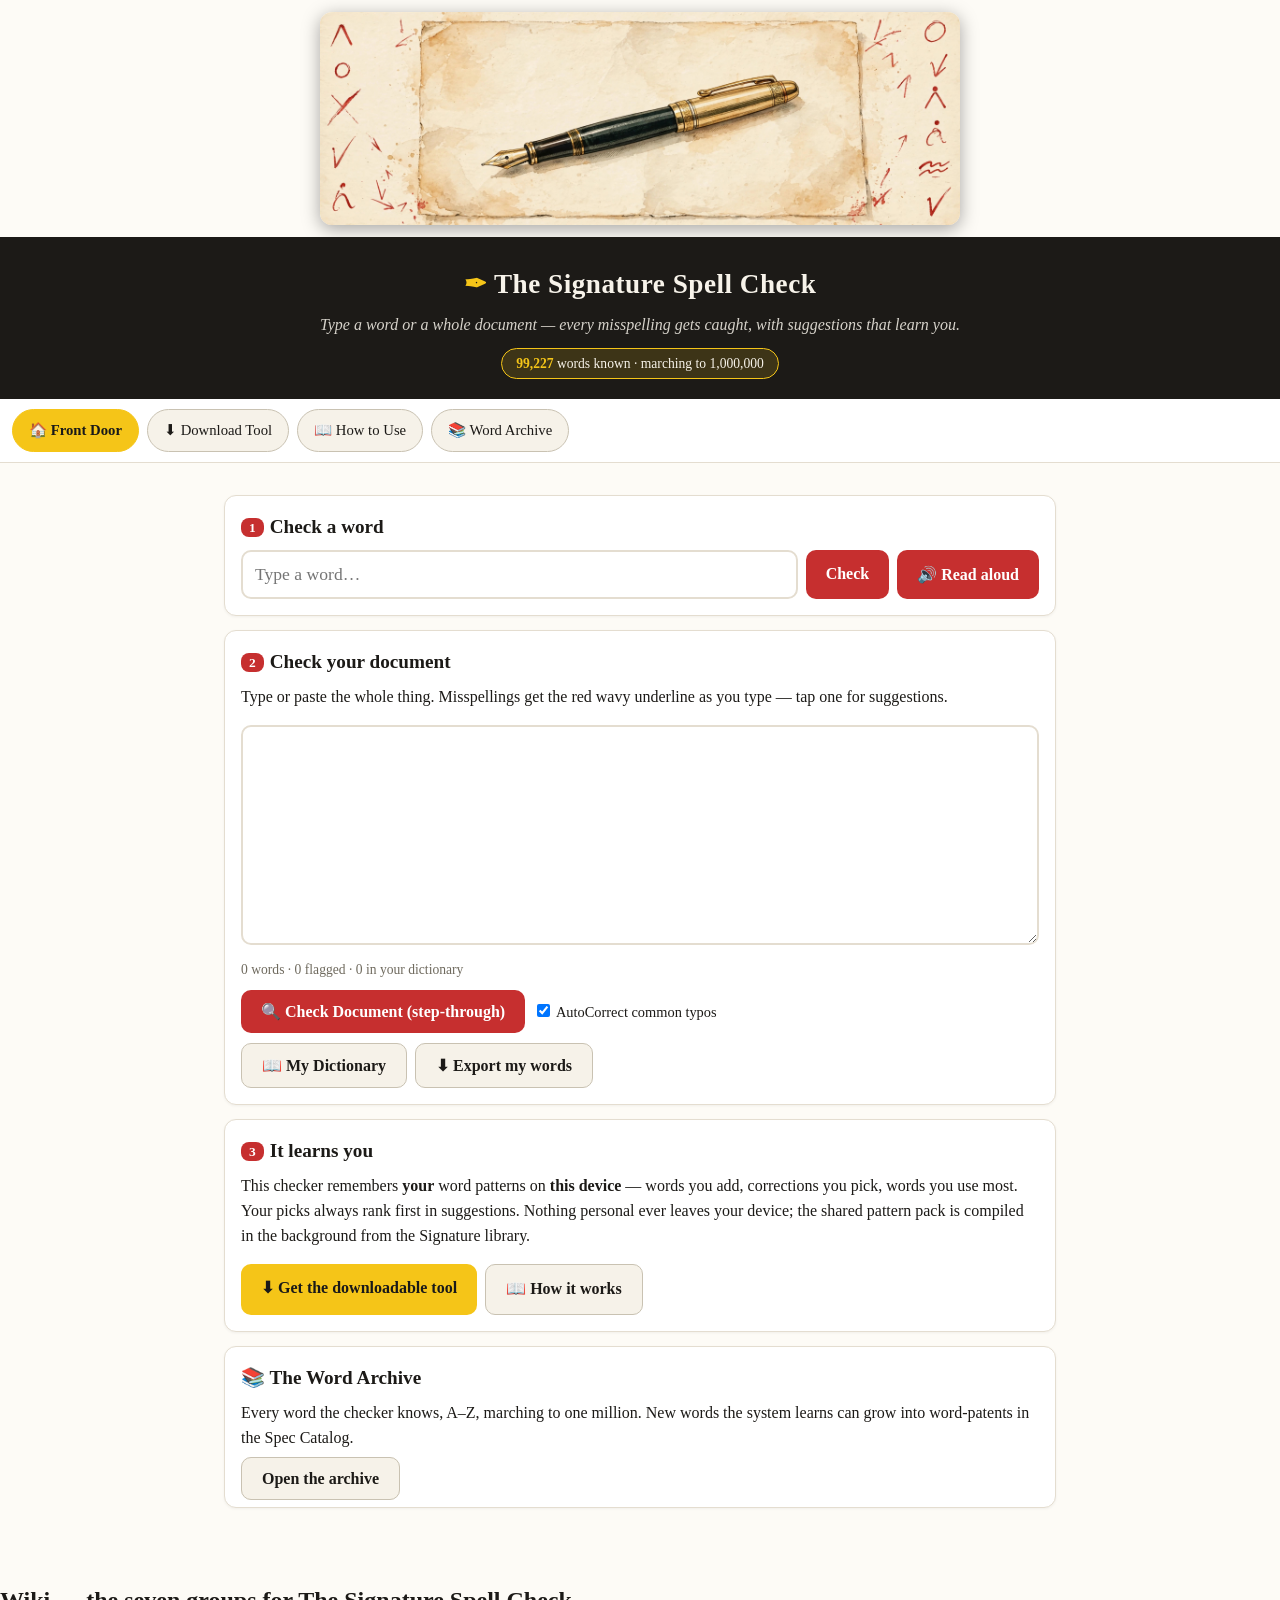
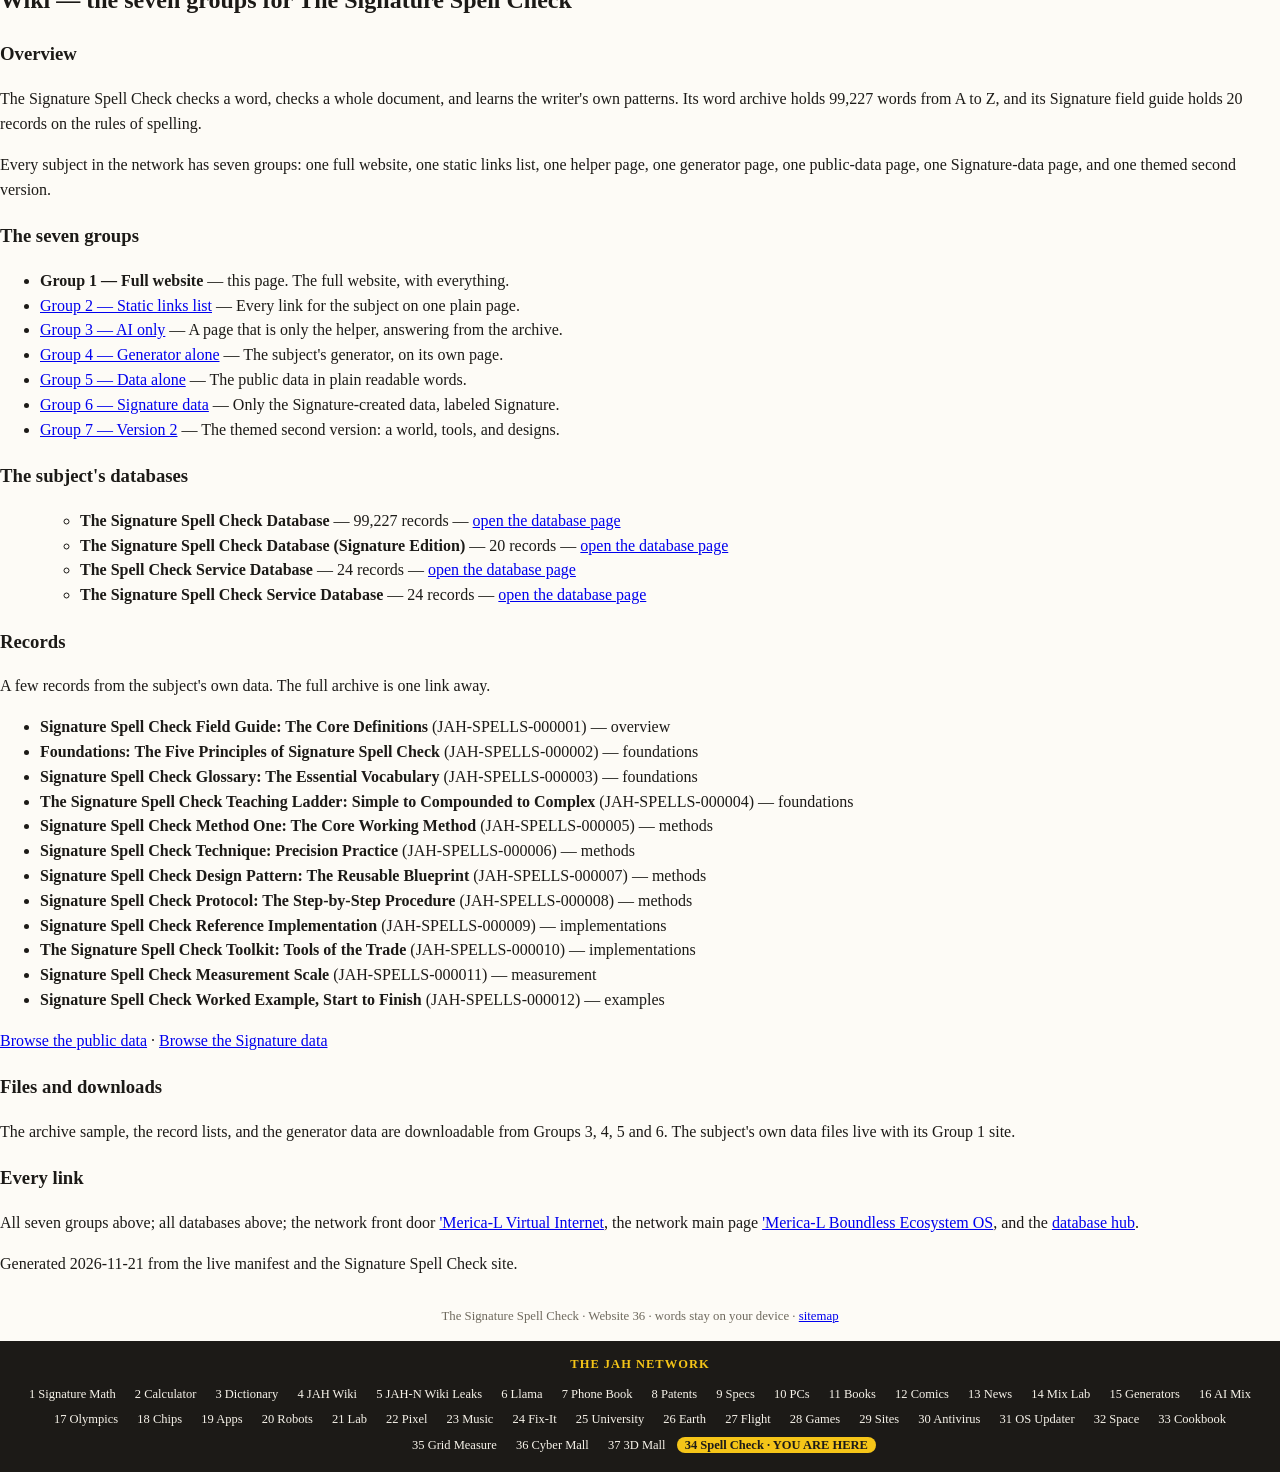
<file: index.html>
<!DOCTYPE html>
<html lang="en">
<head>
<meta charset="utf-8">
<meta name="viewport" content="width=device-width,initial-scale=1">
<title>The Signature Spell Check — Website 36</title>
<meta name="description" content="The Signature Spell Check: type a word or a whole document, get every misspelling flagged with smart suggestions. It learns your word patterns. Free, on this site or downloaded.">
<link rel="stylesheet" href="style.css">
</head>
<body>
<a class="skip" href="#main">Skip to content</a>
<img src="assets/hero-spellcheck.jpg" alt="A fountain pen with red proofreading marks on paper" class="hero-mascot">
<header class="brand">
  <h1><span class="pen">✒</span> The Signature Spell Check</h1>
  <p>Type a word or a whole document — every misspelling gets caught, with suggestions that learn you.</p>
  <div class="countchip"><b id="wordcount">…</b> words known · marching to 1,000,000</div>
</header>
<nav class="jtabbar" aria-label="Site sections">
  <a class="on" href="index.html">🏠 Front Door</a>
  <a href="download.html">⬇ Download Tool</a>
  <a href="guide.html">📖 How to Use</a>
  <a href="words.html">📚 Word Archive</a>
</nav>
<main id="main">
  <div id="flash" class="card" style="display:none" role="status"></div>

  <section class="card" aria-label="Check a word">
    <h2><span class="n">1</span>Check a word</h2>
    <div class="typebar">
      <input id="typebar" type="text" autocomplete="off" autocapitalize="off" placeholder="Type a word…" aria-label="Type a word to check">
      <button class="btn" id="typego" type="button">Check</button>
      <button class="btn" id="sigttsBtn" type="button">🔊 Read aloud</button>
    </div>
    <div class="result" id="typeresult" role="status"></div>
  </section>

  <section class="card" aria-label="Check a document">
    <h2><span class="n">2</span>Check your document</h2>
    <p style="margin-top:0">Type or paste the whole thing. Misspellings get the red wavy underline as you type — tap one for suggestions.</p>
    <div class="docwrap">
      <div class="overlay" id="overlay" aria-hidden="true"></div>
      <textarea id="doc" spellcheck="false" autocomplete="off" autocapitalize="sentences" aria-label="Your document"></textarea>
    </div>
    <div class="docstats" id="docstats">Loading word list…</div>
    <div class="btnrow">
      <button class="btn" id="checkdoc" type="button">🔍 Check Document (step-through)</button>
      <label style="align-self:center;font-size:.9em"><input type="checkbox" id="actoggle"> AutoCorrect common typos</label>
    </div>
    <div class="btnrow">
      <button class="btn ghost" id="persbtn" type="button">📖 My Dictionary</button>
      <button class="btn ghost" id="exportbtn" type="button">⬇ Export my words</button>
    </div>
    <div id="perslist" style="display:none" aria-label="Personal dictionary"></div>
  </section>

  <section class="card" aria-label="Learning">
    <h2><span class="n">3</span>It learns you</h2>
    <p style="margin-top:0">This checker remembers <b>your</b> word patterns on <b>this device</b> — words you add, corrections you pick, words you use most. Your picks always rank first in suggestions. Nothing personal ever leaves your device; the shared pattern pack is compiled in the background from the Signature library.</p>
    <div class="btnrow">
      <a class="btn gold" href="download.html" style="text-decoration:none">⬇ Get the downloadable tool</a>
      <a class="btn ghost" href="guide.html" style="text-decoration:none">📖 How it works</a>
    </div>
  </section>

  <section class="card" aria-label="Word archive">
    <h2>📚 The Word Archive</h2>
    <p style="margin-top:0">Every word the checker knows, A–Z, marching to one million. New words the system learns can grow into word-patents in the Spec Catalog.</p>
    <a class="btn ghost" href="words.html" style="text-decoration:none">Open the archive</a>
  </section>
</main>

<div id="sugpop" role="dialog" aria-label="Spelling suggestions"></div>
<div id="dlg-back"><div id="dlg" role="dialog" aria-label="Check document"></div></div>

<section id="wiki"><h2>Wiki — the seven groups for The Signature Spell Check</h2><h3>Overview</h3><p>The Signature Spell Check checks a word, checks a whole document, and learns the writer&#x27;s own patterns. Its word archive holds 99,227 words from A to Z, and its Signature field guide holds 20 records on the rules of spelling.</p><p>Every subject in the network has seven groups: one full website, one static links list, one helper page, one generator page, one public-data page, one Signature-data page, and one themed second version.</p><h3>The seven groups</h3><ul><li><b>Group 1 — Full website</b> — this page. The full website, with everything.</li>
<li><a href="https://justinahiggins614-cmyk.github.io/jah-databases/groups/site-signature-spell-check/g2-static/">Group 2 — Static links list</a> — Every link for the subject on one plain page.</li>
<li><a href="https://justinahiggins614-cmyk.github.io/jah-databases/groups/site-signature-spell-check/g3-ai/">Group 3 — AI only</a> — A page that is only the helper, answering from the archive.</li>
<li><a href="https://justinahiggins614-cmyk.github.io/jah-databases/groups/site-signature-spell-check/g4-generator/">Group 4 — Generator alone</a> — The subject's generator, on its own page.</li>
<li><a href="https://justinahiggins614-cmyk.github.io/jah-databases/groups/site-signature-spell-check/g5-data/">Group 5 — Data alone</a> — The public data in plain readable words.</li>
<li><a href="https://justinahiggins614-cmyk.github.io/jah-databases/groups/site-signature-spell-check/g6-signature/">Group 6 — Signature data</a> — Only the Signature-created data, labeled Signature.</li>
<li><a href="https://justinahiggins614-cmyk.github.io/jah-databases/groups/site-signature-spell-check/g7-v2/">Group 7 — Version 2</a> — The themed second version: a world, tools, and designs.</li></ul><h3>The subject's databases</h3><ul><ul>
<li><b>The Signature Spell Check Database</b> — 99,227 records — <a href="https://justinahiggins614-cmyk.github.io/jah-databases/db/spelling/">open the database page</a></li>
<li><b>The Signature Spell Check Database (Signature Edition)</b> — 20 records — <a href="https://justinahiggins614-cmyk.github.io/jah-databases/db/spelling-signature/">open the database page</a></li>
<li><b>The Spell Check Service Database</b> — 24 records — <a href="https://justinahiggins614-cmyk.github.io/jah-databases/db/spell-check-service/">open the database page</a></li>
<li><b>The Signature Spell Check Service Database</b> — 24 records — <a href="https://justinahiggins614-cmyk.github.io/jah-databases/db/spell-check-service-signature/">open the database page</a></li>
</ul></ul><h3>Records</h3><p>A few records from the subject's own data. The full archive is one link away.</p><ul><li><b>Signature Spell Check Field Guide: The Core Definitions</b> (JAH-SPELLS-000001) — overview</li><li><b>Foundations: The Five Principles of Signature Spell Check</b> (JAH-SPELLS-000002) — foundations</li><li><b>Signature Spell Check Glossary: The Essential Vocabulary</b> (JAH-SPELLS-000003) — foundations</li><li><b>The Signature Spell Check Teaching Ladder: Simple to Compounded to Complex</b> (JAH-SPELLS-000004) — foundations</li><li><b>Signature Spell Check Method One: The Core Working Method</b> (JAH-SPELLS-000005) — methods</li><li><b>Signature Spell Check Technique: Precision Practice</b> (JAH-SPELLS-000006) — methods</li><li><b>Signature Spell Check Design Pattern: The Reusable Blueprint</b> (JAH-SPELLS-000007) — methods</li><li><b>Signature Spell Check Protocol: The Step-by-Step Procedure</b> (JAH-SPELLS-000008) — methods</li><li><b>Signature Spell Check Reference Implementation</b> (JAH-SPELLS-000009) — implementations</li><li><b>The Signature Spell Check Toolkit: Tools of the Trade</b> (JAH-SPELLS-000010) — implementations</li><li><b>Signature Spell Check Measurement Scale</b> (JAH-SPELLS-000011) — measurement</li><li><b>Signature Spell Check Worked Example, Start to Finish</b> (JAH-SPELLS-000012) — examples</li></ul><p><a href="https://justinahiggins614-cmyk.github.io/jah-databases/groups/site-signature-spell-check/g5-data/">Browse the public data</a> · <a href="https://justinahiggins614-cmyk.github.io/jah-databases/groups/site-signature-spell-check/g6-signature/">Browse the Signature data</a></p><h3>Files and downloads</h3><p>The archive sample, the record lists, and the generator data are downloadable from Groups 3, 4, 5 and 6. The subject's own data files live with its Group 1 site.</p><h3>Every link</h3><p>All seven groups above; all databases above; the network front door <a href="https://justinahiggins614-cmyk.github.io/jah-databases/the-merica-l-virtual-internet.html">'Merica-L Virtual Internet</a>, the network main page <a href="https://justinahiggins614-cmyk.github.io/jah-databases/the-merica-l-boundless-ecosystem-os.html">'Merica-L Boundless Ecosystem OS</a>, and the <a href="https://justinahiggins614-cmyk.github.io/jah-databases/">database hub</a>.</p><p class="stamp">Generated 2026-11-21 from the live manifest and the Signature Spell Check site.</p></section>
<footer>The Signature Spell Check · Website 36 · words stay on your device · <a href="sitemap.xml">sitemap</a></footer>
<script src="js/spell.js"></script>
<script>
SigSpell.ensureData().then(function(){
  var el=document.getElementById("wordcount");
  if(el)el.textContent=Number(SigSpell.count()).toLocaleString("en-US");
});
</script>

<nav class="jahnet" role="navigation" aria-label="JAH Network">
  <div class="t">THE JAH NETWORK</div>
<a href="https://justinahiggins614-cmyk.github.io/signature-math/">1 Signature Math</a>
<a href="https://justinahiggins614-cmyk.github.io/jah-calculator/">2 Calculator</a>
<a href="https://justinahiggins614-cmyk.github.io/jah-dictionary/">3 Dictionary</a>
<a href="https://justinahiggins614-cmyk.github.io/jah-wiki/">4 JAH Wiki</a>
<a href="https://justinahiggins614-cmyk.github.io/jah-n-wiki-leaks/">5 JAH-N Wiki Leaks</a>
<a href="https://justinahiggins614-cmyk.github.io/signature-llama/">6 Llama</a>
<a href="https://justinahiggins614-cmyk.github.io/jah-ai-models/">7 Phone Book</a>
<a href="https://justinahiggins614-cmyk.github.io/cyber-patent-catalog/">8 Patents</a>
<a href="https://justinahiggins614-cmyk.github.io/signature-one-archive/specs.html/">9 Specs</a>
<a href="https://justinahiggins614-cmyk.github.io/jah-computer-systems/">10 PCs</a>
<a href="https://justinahiggins614-cmyk.github.io/signature-books/">11 Books</a>
<a href="https://justinahiggins614-cmyk.github.io/signature-comics/">12 Comics</a>
<a href="https://justinahiggins614-cmyk.github.io/signature-newspapers/">13 News</a>
<a href="https://justinahiggins614-cmyk.github.io/signature-backend/">14 Mix Lab</a>
<a href="https://justinahiggins614-cmyk.github.io/signature-boundless-generators/">15 Generators</a>
<a href="https://justinahiggins614-cmyk.github.io/signature-ai-mixlab/">16 AI Mix</a>
<a href="https://justinahiggins614-cmyk.github.io/signature-ai-olypics/">17 Olympics</a>
<a href="https://justinahiggins614-cmyk.github.io/signature-chip-maker/">18 Chips</a>
<a href="https://justinahiggins614-cmyk.github.io/signature-app-archive/">19 Apps</a>
<a href="https://justinahiggins614-cmyk.github.io/signature-ai-robot-matcher/">20 Robots</a>
<a href="https://justinahiggins614-cmyk.github.io/signature-experiment-solver/">21 Lab</a>
<a href="https://justinahiggins614-cmyk.github.io/signature-ai-image-video-maker/">22 Pixel</a>
<a href="https://justinahiggins614-cmyk.github.io/signature-ai-song-maker/">23 Music</a>
<a href="https://justinahiggins614-cmyk.github.io/signature-fixit/">24 Fix-It</a>
<a href="https://justinahiggins614-cmyk.github.io/signature-university/">25 University</a>
<a href="https://justinahiggins614-cmyk.github.io/signature-earth/">26 Earth</a>
<a href="https://justinahiggins614-cmyk.github.io/signature-flight-school/">27 Flight</a>
<a href="https://justinahiggins614-cmyk.github.io/signature-game-store/">28 Games</a>
<a href="https://justinahiggins614-cmyk.github.io/signature-website-creator/">29 Sites</a>
<a href="https://justinahiggins614-cmyk.github.io/signature-antivirus/">30 Antivirus</a>
<a href="https://justinahiggins614-cmyk.github.io/signature-os-updater/">31 OS Updater</a>
<a href="https://justinahiggins614-cmyk.github.io/signature-space-mapping/">32 Space</a>
<a href="https://justinahiggins614-cmyk.github.io/signature-cookbook/">33 Cookbook</a>
<a href="https://justinahiggins614-cmyk.github.io/signature-image-grid-measure/">35 Grid Measure</a>
<a href="https://justinahiggins614-cmyk.github.io/signature-cyber-mega-mall/">36 Cyber Mall</a>
<a href="https://justinahiggins614-cmyk.github.io/signature-3d-print/">37 3D Mall</a>
<span class="here">34 Spell Check · YOU ARE HERE</span>
</nav>

<script>
/* === SigTTS dead-voice guard (2026-10-11, full-network read-aloud sweep) ===
   window.speechSynthesis may EXIST but be dead (notably FB in-app browser on
   Android: speak() silently does nothing, onend/onerror never fire,
   getVoices() returns [] forever). Never trust presence — probe aliveness,
   watch every utterance, fall back to online-audio tiers when dead/stalled.
   Controller rule: S.speak() stops current audio first (no stacking);
   S.stop() kills everything. Wire page stop buttons to S.stop().
   INJECT VERBATIM — do not rename the SigTTS namespace. */
(function(){
if(window.SigTTS && window.SigTTS.voiceAlive) return;
var S = window.SigTTS = window.SigTTS || {};
S.TTS_URLS = S.TTS_URLS || [
  function(t){return "https://code.responsivevoice.org/getvoice.php?t="+encodeURIComponent(t)+"&tl=en-US&sv=g2&vn=&pitch=0.5&rate=0.95";},
  function(t){return "https://translate.google.com/translate_tts?ie=UTF-8&q="+encodeURIComponent(t)+"&tl=en&client=tw-ob";},
  function(t){return "https://translate.googleapis.com/translate_tts?ie=UTF-8&q="+encodeURIComponent(t)+"&tl=en&client=tw-ob";}
];
/* Probe: cb(true) = live voice exists, cb(false) = dead/missing.
   Waits up to ~3s for onvoiceschanged (healthy browsers load voices async). */
S.voiceAlive = function(cb){
  var done=false;
  function fin(a){ if(done)return; done=true; try{cb(!!a);}catch(e){} }
  try{
    var ss=window.speechSynthesis;
    if(!ss){ fin(false); return; }
    var v0=null; try{ v0=ss.getVoices(); }catch(e){}
    if(v0 && v0.length){ fin(true); return; }
    var to=setTimeout(function(){ fin(false); },3000);
    var prev=null; try{ prev=ss.onvoiceschanged; }catch(e){}
    ss.onvoiceschanged=function(){
      try{ if(prev) prev.call(ss); }catch(e){}
      if(done) return;
      var v2=null; try{ v2=ss.getVoices(); }catch(e){}
      if(v2 && v2.length){ clearTimeout(to); fin(true); }
    };
    try{ ss.getVoices(); }catch(e){}
  }catch(e){ fin(false); }
};
S._fb={audio:null,stopped:true,timer:null};
S.fbStop=function(){
  var f=S._fb; f.stopped=true;
  if(f.timer){ clearTimeout(f.timer); f.timer=null; }
  if(f.audio){ try{f.audio.pause();}catch(e){} f.audio=null; }
  try{ if(window.speechSynthesis) window.speechSynthesis.cancel(); }catch(e){}
};
/* Online-audio fallback: chunk-by-chunk through the tiers.
   onDone(true)=finished, onDone(false)=failed/stopped. 14s fail-fast/chunk. */
S.fbSpeak=function(text,onDone){
  var f=S._fb; S.fbStop(); f.stopped=false;
  var chunks=String(text).replace(/\s+/g," ").trim().split(/(?<=[.!?;])\s+/).filter(Boolean).slice(0,90);
  if(!chunks.length){ if(onDone)try{onDone(false);}catch(e){} return; }
  var i=0,tier=0;
  function next(){
    if(f.stopped){ if(onDone)try{onDone(false);}catch(e){} return; }
    if(i>=chunks.length){ if(onDone)try{onDone(true);}catch(e){} return; }
    if(tier>=S.TTS_URLS.length){ if(onDone)try{onDone(false);}catch(e){} return; }
    var a=new Audio(); f.audio=a; var settled=false;
    function fin(ok){
      if(settled) return; settled=true;
      if(f.timer){ clearTimeout(f.timer); f.timer=null; }
      try{a.pause();}catch(e){}
      if(f.stopped){ if(onDone)try{onDone(false);}catch(e){} return; }
      if(ok){ i++; tier=0; f.timer=setTimeout(next,220); }
      else { tier++; next(); }
    }
    a.onended=function(){fin(true);};
    a.onerror=function(){fin(false);};
    f.timer=setTimeout(function(){fin(false);},14000);
    var src=""; try{ src=S.TTS_URLS[tier](chunks[i]); }catch(e){ fin(false); return; }
    a.src=src;
    try{ var p=a.play(); if(p&&p.catch)p.catch(function(){fin(false);}); }
    catch(e){ fin(false); }
  }
  next();
};
/* Guarded speak: probes first; dead engine -> straight to fbSpeak.
   Live path: onstart watchdog 6s + absolute budget; stall -> cancel + fallback.
   onDone(true/false) ALWAYS fires exactly once — reset button/UI state there. */
S.speak=function(text,opts,onDone){
  if(typeof opts==="function"){ onDone=opts; opts={}; }
  opts=opts||{};
  S.fbStop(); S._fb.stopped=false;
  S.voiceAlive(function(alive){
    if(S._fb.stopped){ if(onDone)try{onDone(false);}catch(e){} return; }
    if(!alive){ S.fbSpeak(text,onDone); return; }
    try{
      var ss=window.speechSynthesis, u=new SpeechSynthesisUtterance(String(text));
      if(opts.rate)u.rate=opts.rate; if(opts.pitch)u.pitch=opts.pitch; if(opts.lang)u.lang=opts.lang;
      try{
        var vs=ss.getVoices()||[], en=vs.filter(function(v){return v.lang&&/^en/i.test(v.lang);});
        if(en.length) u.voice=en[0];
      }catch(e){}
      var settled=false, started=false;
      var budget=Math.min(120000, 30000+Math.ceil(String(text).length/15)*1000);
      var t1=setTimeout(function(){ if(!started) fin(false); },6000);
      var t2=setTimeout(function(){ fin(false); },budget);
      function fin(ok){
        if(settled) return; settled=true;
        clearTimeout(t1); clearTimeout(t2);
        try{ ss.cancel(); }catch(e){}
        if(ok){ if(onDone)try{onDone(true);}catch(e){} }
        else { S.fbSpeak(text,onDone); }
      }
      u.onstart=function(){ started=true; };
      u.onend=function(){ fin(true); };
      u.onerror=function(){ fin(false); };
      ss.speak(u);
    }catch(e){ S.fbSpeak(text,onDone); }
  });
};
S.stop=function(){ S.fbStop(); };
})();

</script>
<script>
/* === SigTTS read-aloud wiring (page collector + button controller) === */
function sigttsCollect(){
  var parts=[];
  var r=document.getElementById("typeresult");var t=r?(r.innerText||"").trim():"";
  if(!t){var w=(document.getElementById("typebar").value||"").trim();
    t=w?w+" — no check yet. Press Check first.":"Type a word first, then press Check.";}
  parts.push(t);
  return parts.join("\n\n").replace(/[ \t]+/g," ").replace(/\n{3,}/g,"\n\n").trim();
}
(function(){
  var btn=document.getElementById("sigttsBtn");
  var LABEL="\uD83D\uDD0A Read aloud";
  if(!btn||!window.SigTTS)return;
  function set(l){btn.textContent=l;}
  btn.addEventListener("click",function(){
    if(btn.dataset.playing==="1"){try{window.SigTTS.stop();}catch(e){}set(LABEL);btn.dataset.playing="";return;}
    var text="";try{text=sigttsCollect();}catch(e){text="";}
    if(!text)text="Nothing to read on this page yet.";
    btn.dataset.playing="1";set("\u23F9 Stop");
    window.SigTTS.speak(text,{},function(){set(LABEL);btn.dataset.playing="";});
  });
})();
</script>
</body>
</html>
</file>
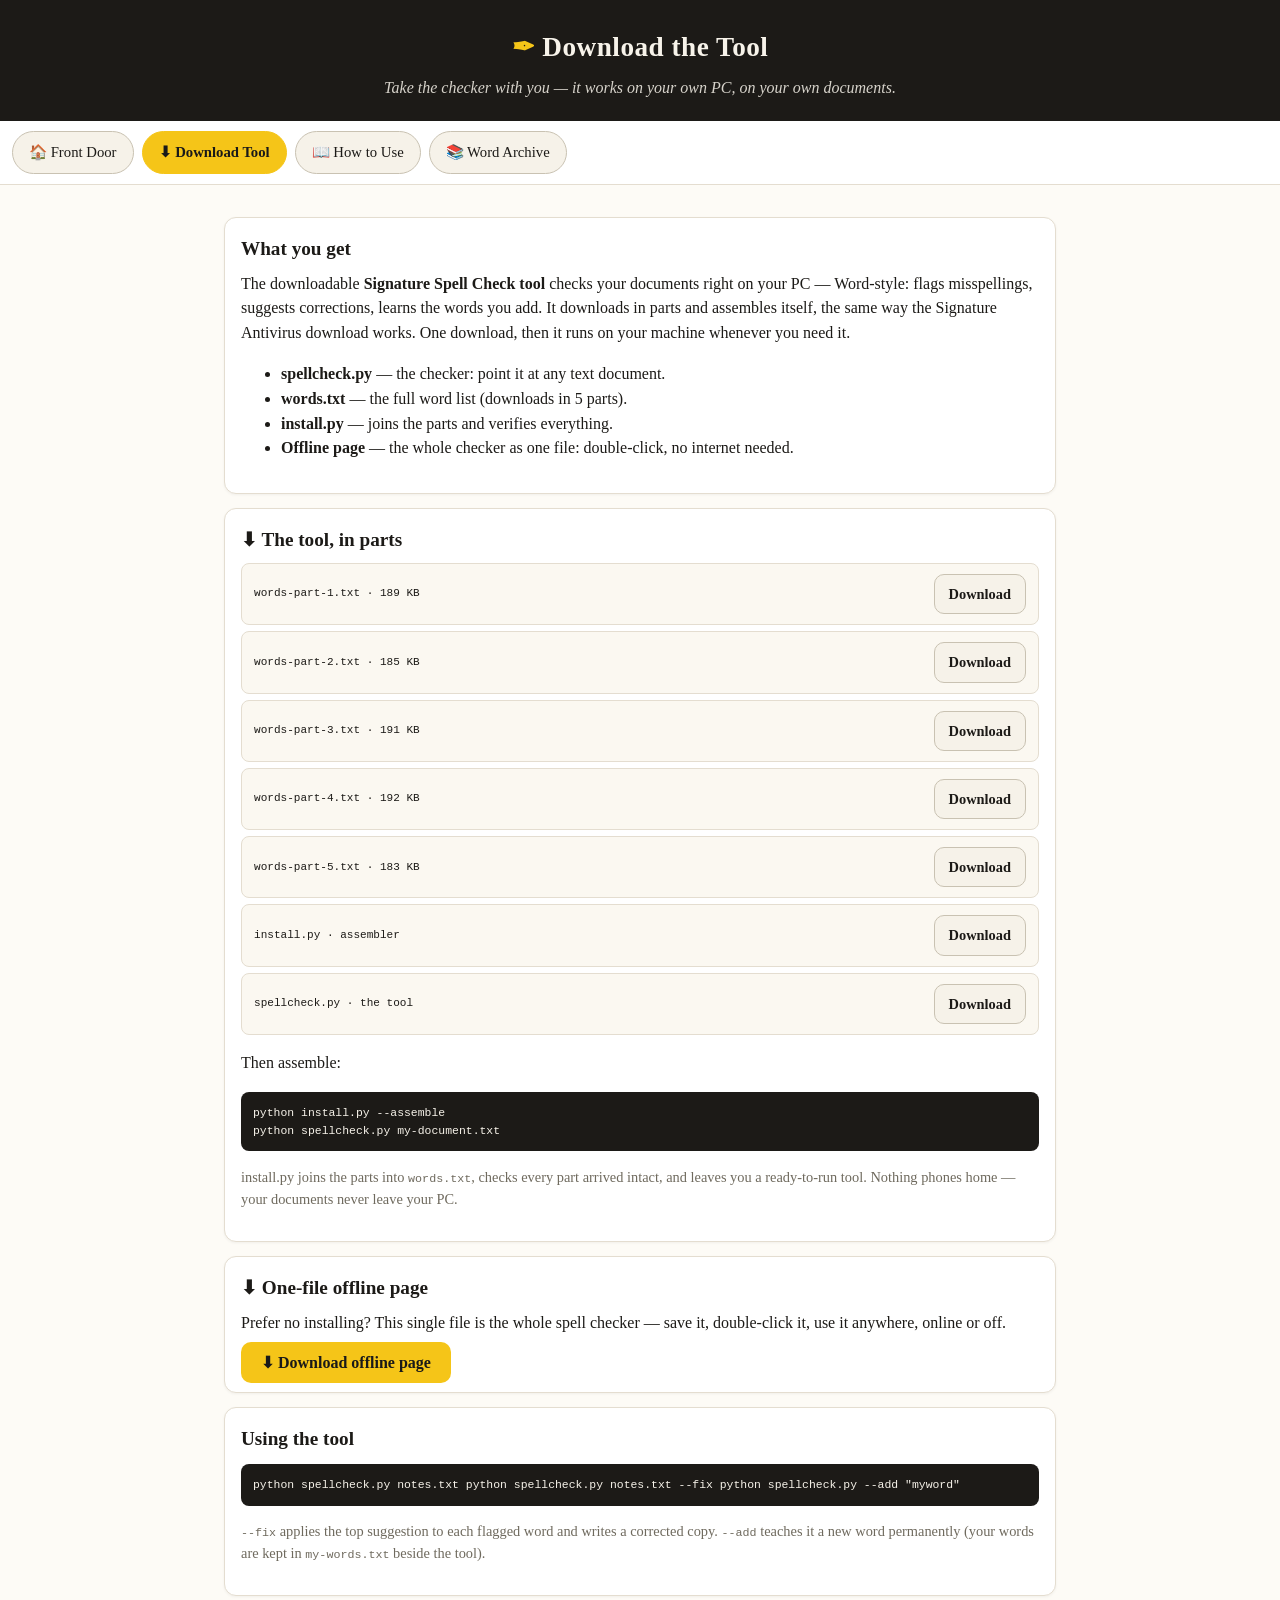
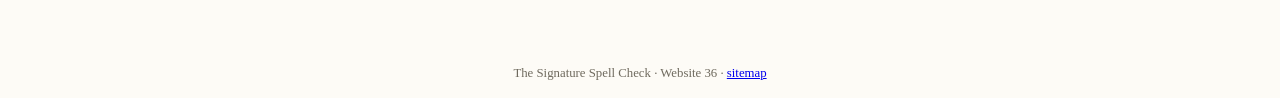
<file: download.html>
<!DOCTYPE html>
<html lang="en">
<head>
<meta charset="utf-8">
<meta name="viewport" content="width=device-width,initial-scale=1">
<title>Download the Tool — The Signature Spell Check</title>
<meta name="description" content="Download the Signature Spell Check tool: checks your documents on your own PC, works like the Signature Antivirus download.">
<link rel="stylesheet" href="style.css">
</head>
<body>
<a class="skip" href="#main">Skip to content</a>
<header class="brand">
  <h1><span class="pen">✒</span> Download the Tool</h1>
  <p>Take the checker with you — it works on your own PC, on your own documents.</p>
</header>
<nav class="jtabbar" aria-label="Site sections">
  <a href="index.html">🏠 Front Door</a>
  <a class="on" href="download.html">⬇ Download Tool</a>
  <a href="guide.html">📖 How to Use</a>
  <a href="words.html">📚 Word Archive</a>
</nav>
<main id="main">
  <section class="card">
    <h2>What you get</h2>
    <p style="margin-top:0">The downloadable <b>Signature Spell Check tool</b> checks your documents right on your PC — Word-style: flags misspellings, suggests corrections, learns the words you add. It downloads in parts and assembles itself, the same way the Signature Antivirus download works. One download, then it runs on your machine whenever you need it.</p>
    <ul>
      <li><b>spellcheck.py</b> — the checker: point it at any text document.</li>
      <li><b>words.txt</b> — the full word list (downloads in 5 parts).</li>
      <li><b>install.py</b> — joins the parts and verifies everything.</li>
      <li><b>Offline page</b> — the whole checker as one file: double-click, no internet needed.</li>
    </ul>
  </section>

  <section class="card">
    <h2>⬇ The tool, in parts</h2>
    <div id="parts"><div class="loading">Loading part list…</div></div>
    <p>Then assemble:</p>
    <code class="block">python install.py --assemble<br>python spellcheck.py my-document.txt</code>
    <p style="font-size:.9em;color:#6f6a5e">install.py joins the parts into <code>words.txt</code>, checks every part arrived intact, and leaves you a ready-to-run tool. Nothing phones home — your documents never leave your PC.</p>
  </section>

  <section class="card">
    <h2>⬇ One-file offline page</h2>
    <p style="margin-top:0">Prefer no installing? This single file is the whole spell checker — save it, double-click it, use it anywhere, online or off.</p>
    <a class="btn gold" href="downloads/signature-spellcheck-offline.html" download style="text-decoration:none">⬇ Download offline page</a>
  </section>

  <section class="card">
    <h2>Using the tool</h2>
    <code class="block">python spellcheck.py notes.txt
python spellcheck.py notes.txt --fix
python spellcheck.py --add "myword"</code>
    <p style="font-size:.9em;color:#6f6a5e"><code>--fix</code> applies the top suggestion to each flagged word and writes a corrected copy. <code>--add</code> teaches it a new word permanently (your words are kept in <code>my-words.txt</code> beside the tool).</p>
  </section>
</main>

<footer>The Signature Spell Check · Website 36 · <a href="sitemap.xml">sitemap</a></footer>
<script>
(function(){
"use strict";
fetch("downloads/manifest.json").then(function(r){return r.json();}).then(function(m){
  var box=document.getElementById("parts"),h="";
  m.parts.forEach(function(p){
    h+='<div class="part"><code>'+p.file+' · '+(p.bytes/1024).toFixed(0)+' KB</code>'
      +'<a class="btn ghost" style="padding:8px 14px;font-size:.9em;text-decoration:none" href="downloads/'+p.file+'" download>Download</a></div>';
  });
  h+='<div class="part"><code>install.py · assembler</code>'
    +'<a class="btn ghost" style="padding:8px 14px;font-size:.9em;text-decoration:none" href="downloads/install.py" download>Download</a></div>';
  h+='<div class="part"><code>spellcheck.py · the tool</code>'
    +'<a class="btn ghost" style="padding:8px 14px;font-size:.9em;text-decoration:none" href="downloads/spellcheck.py" download>Download</a></div>';
  box.innerHTML=h;
}).catch(function(){
  document.getElementById("parts").innerHTML='<div class="loading">Part list unavailable — try again.</div>';
});
})();
</script>
</body>
</html>
</file>
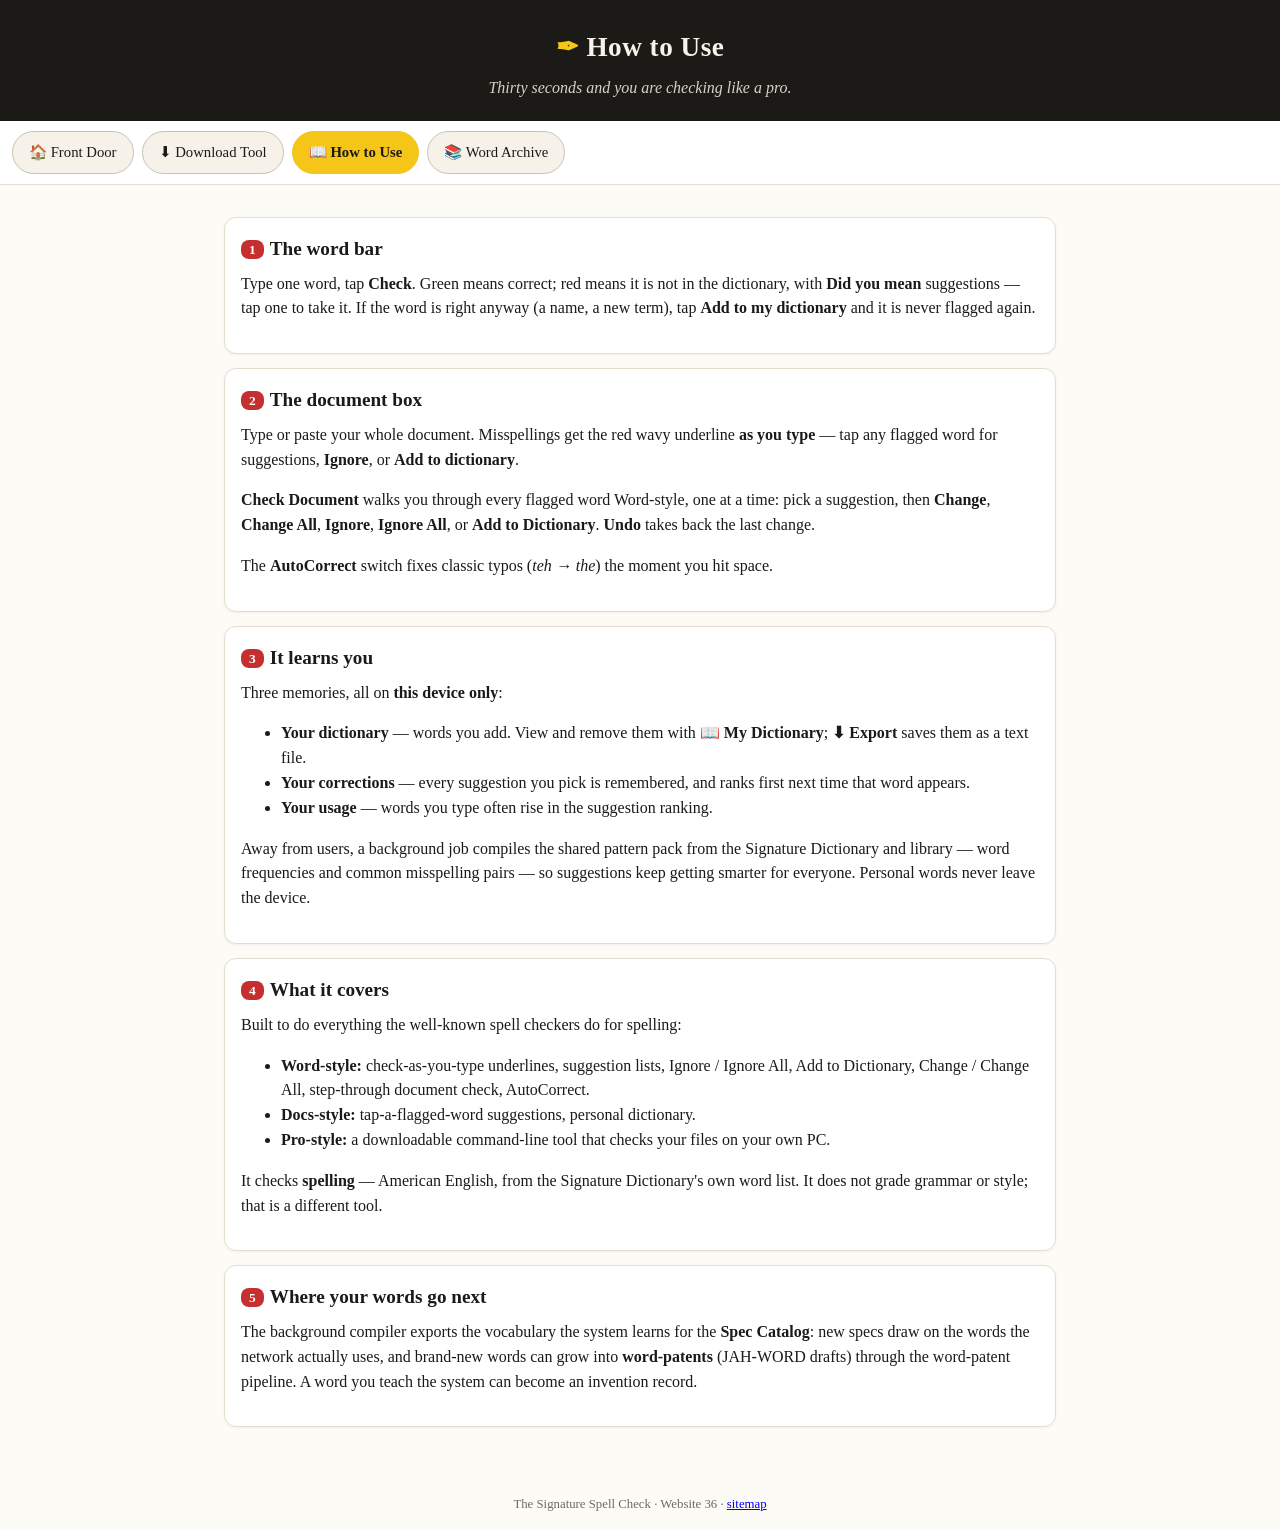
<file: guide.html>
<!DOCTYPE html>
<html lang="en">
<head>
<meta charset="utf-8">
<meta name="viewport" content="width=device-width,initial-scale=1">
<title>How to Use — The Signature Spell Check</title>
<meta name="description" content="How to use the Signature Spell Check: the word bar, the document checker, the learning loop, and what it covers.">
<link rel="stylesheet" href="style.css">
</head>
<body>
<a class="skip" href="#main">Skip to content</a>
<header class="brand">
  <h1><span class="pen">✒</span> How to Use</h1>
  <p>Thirty seconds and you are checking like a pro.</p>
</header>
<nav class="jtabbar" aria-label="Site sections">
  <a href="index.html">🏠 Front Door</a>
  <a href="download.html">⬇ Download Tool</a>
  <a class="on" href="guide.html">📖 How to Use</a>
  <a href="words.html">📚 Word Archive</a>
</nav>
<main id="main">
  <section class="card">
    <h2><span class="n">1</span>The word bar</h2>
    <p style="margin-top:0">Type one word, tap <b>Check</b>. Green means correct; red means it is not in the dictionary, with <b>Did you mean</b> suggestions — tap one to take it. If the word is right anyway (a name, a new term), tap <b>Add to my dictionary</b> and it is never flagged again.</p>
  </section>
  <section class="card">
    <h2><span class="n">2</span>The document box</h2>
    <p style="margin-top:0">Type or paste your whole document. Misspellings get the red wavy underline <b>as you type</b> — tap any flagged word for suggestions, <b>Ignore</b>, or <b>Add to dictionary</b>.</p>
    <p><b>Check Document</b> walks you through every flagged word Word-style, one at a time: pick a suggestion, then <b>Change</b>, <b>Change All</b>, <b>Ignore</b>, <b>Ignore All</b>, or <b>Add to Dictionary</b>. <b>Undo</b> takes back the last change.</p>
    <p>The <b>AutoCorrect</b> switch fixes classic typos (<i>teh → the</i>) the moment you hit space.</p>
  </section>
  <section class="card">
    <h2><span class="n">3</span>It learns you</h2>
    <p style="margin-top:0">Three memories, all on <b>this device only</b>:</p>
    <ul>
      <li><b>Your dictionary</b> — words you add. View and remove them with <b>📖 My Dictionary</b>; <b>⬇ Export</b> saves them as a text file.</li>
      <li><b>Your corrections</b> — every suggestion you pick is remembered, and ranks first next time that word appears.</li>
      <li><b>Your usage</b> — words you type often rise in the suggestion ranking.</li>
    </ul>
    <p>Away from users, a background job compiles the shared pattern pack from the Signature Dictionary and library — word frequencies and common misspelling pairs — so suggestions keep getting smarter for everyone. Personal words never leave the device.</p>
  </section>
  <section class="card">
    <h2><span class="n">4</span>What it covers</h2>
    <p style="margin-top:0">Built to do everything the well-known spell checkers do for spelling:</p>
    <ul>
      <li><b>Word-style:</b> check-as-you-type underlines, suggestion lists, Ignore / Ignore All, Add to Dictionary, Change / Change All, step-through document check, AutoCorrect.</li>
      <li><b>Docs-style:</b> tap-a-flagged-word suggestions, personal dictionary.</li>
      <li><b>Pro-style:</b> a downloadable command-line tool that checks your files on your own PC.</li>
    </ul>
    <p>It checks <b>spelling</b> — American English, from the Signature Dictionary's own word list. It does not grade grammar or style; that is a different tool.</p>
  </section>
  <section class="card">
    <h2><span class="n">5</span>Where your words go next</h2>
    <p style="margin-top:0">The background compiler exports the vocabulary the system learns for the <b>Spec Catalog</b>: new specs draw on the words the network actually uses, and brand-new words can grow into <b>word-patents</b> (JAH-WORD drafts) through the word-patent pipeline. A word you teach the system can become an invention record.</p>
  </section>
</main>

<footer>The Signature Spell Check · Website 36 · <a href="sitemap.xml">sitemap</a></footer>
</body>
</html>
</file>
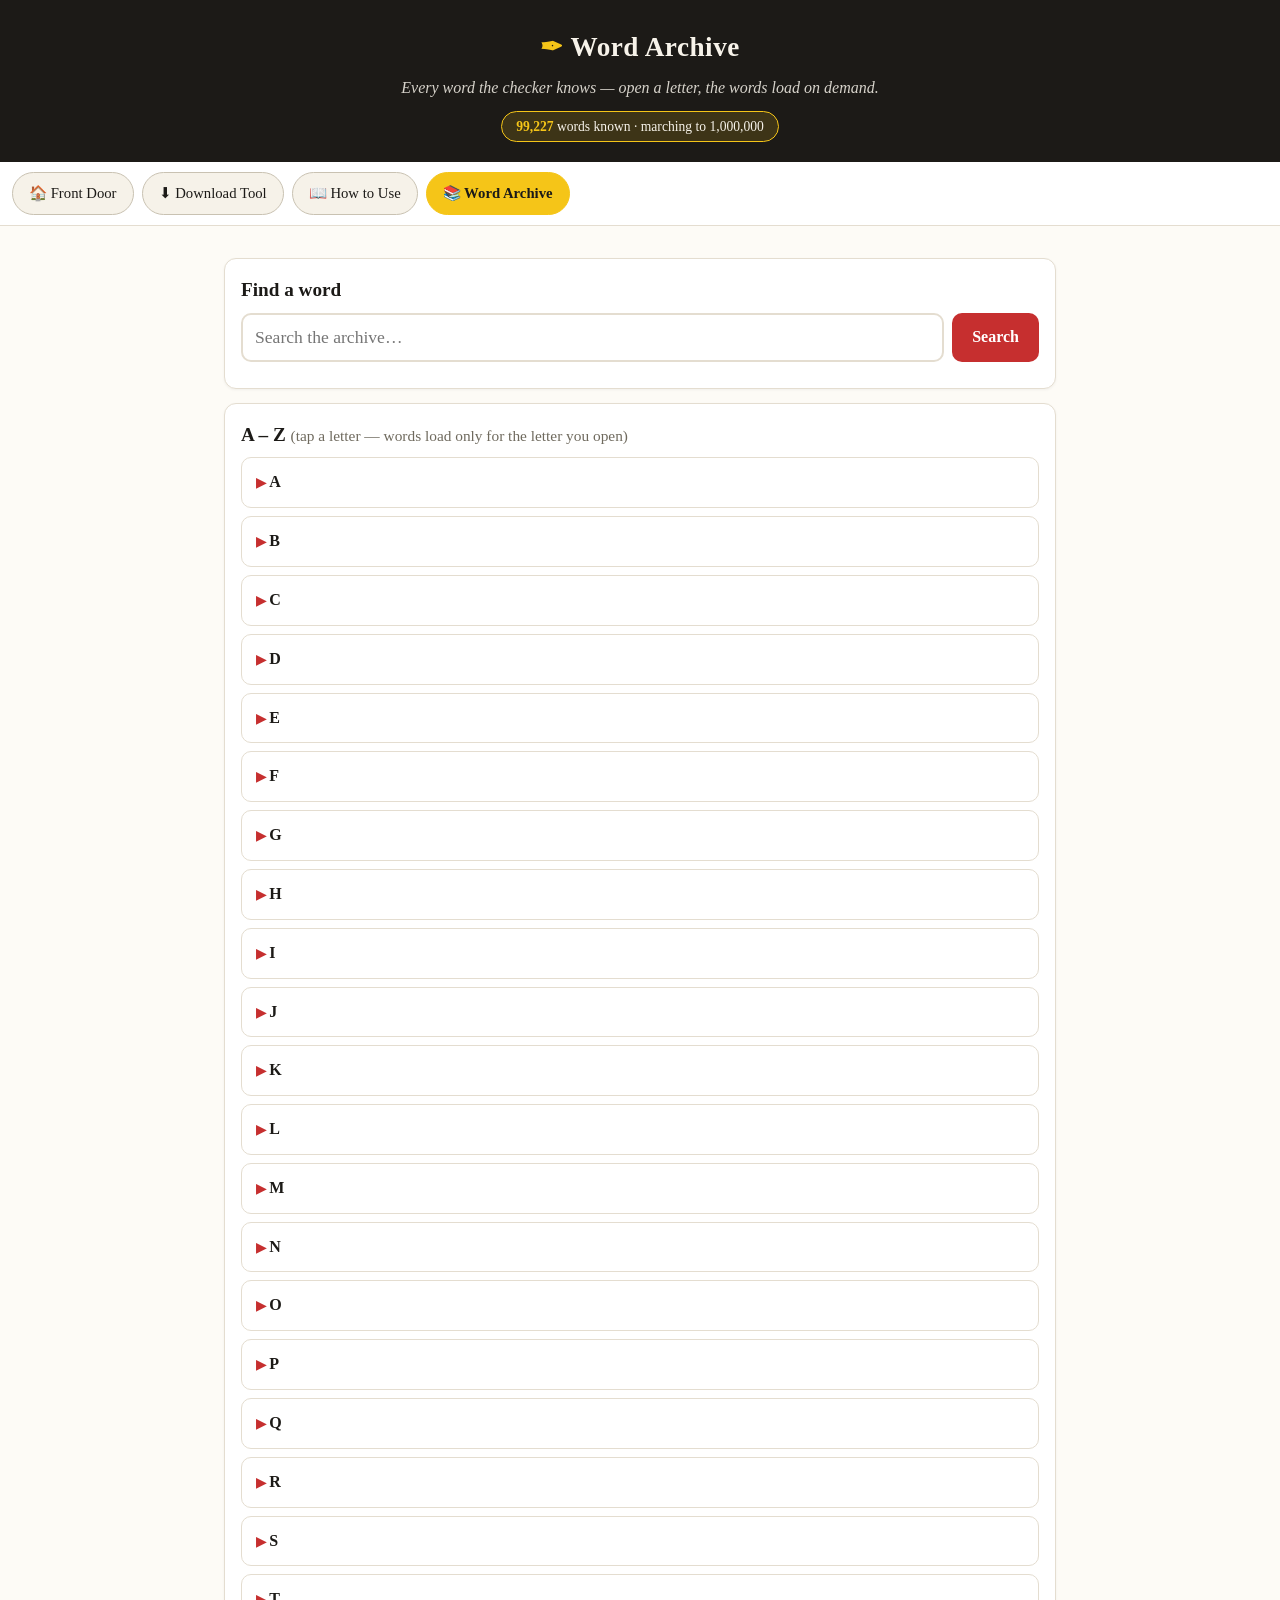
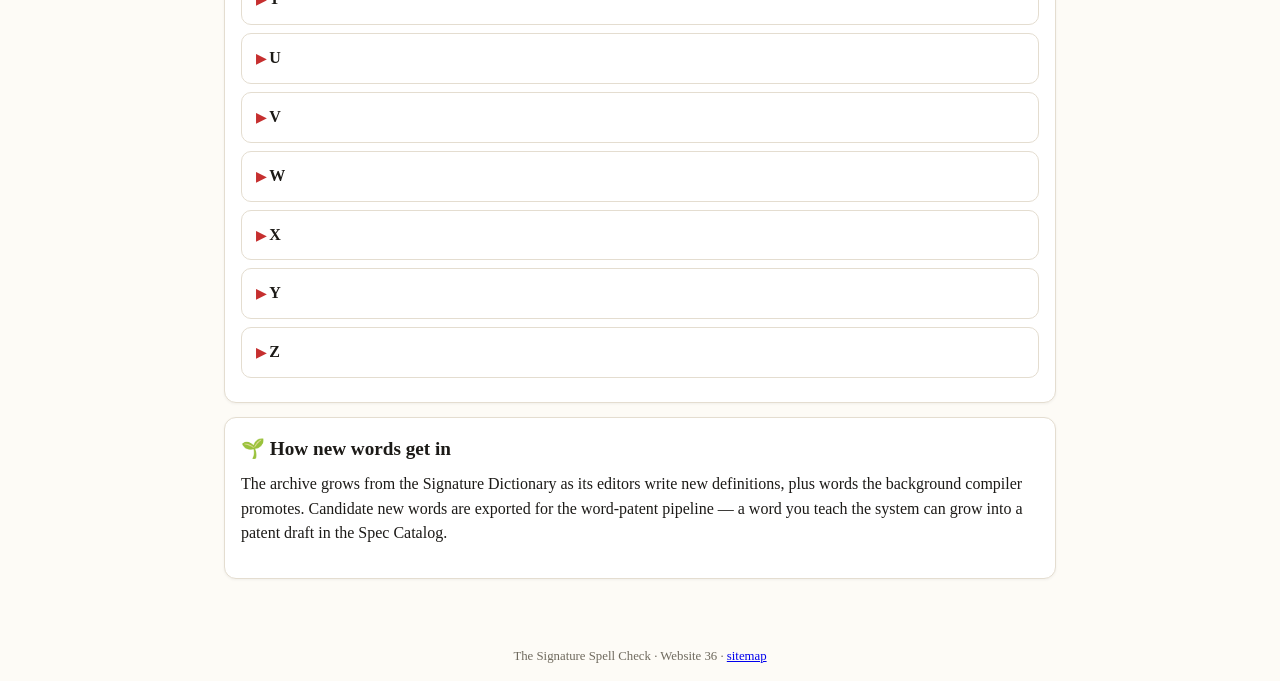
<file: words.html>
<!DOCTYPE html>
<html lang="en">
<head>
<meta charset="utf-8">
<meta name="viewport" content="width=device-width,initial-scale=1">
<title>Word Archive — The Signature Spell Check</title>
<meta name="description" content="Every word the Signature Spell Check knows, A to Z, marching to one million.">
<link rel="stylesheet" href="style.css">
</head>
<body>
<a class="skip" href="#main">Skip to content</a>
<header class="brand">
  <h1><span class="pen">✒</span> Word Archive</h1>
  <p>Every word the checker knows — open a letter, the words load on demand.</p>
  <div class="countchip"><b id="wordcount">…</b> words known · marching to 1,000,000</div>
</header>
<nav class="jtabbar" aria-label="Site sections">
  <a href="index.html">🏠 Front Door</a>
  <a href="download.html">⬇ Download Tool</a>
  <a href="guide.html">📖 How to Use</a>
  <a class="on" href="words.html">📚 Word Archive</a>
</nav>
<main id="main">
  <section class="card">
    <h2>Find a word</h2>
    <div class="typebar">
      <input id="azq" type="text" autocomplete="off" placeholder="Search the archive…" aria-label="Search the archive">
      <button class="btn" id="azgo" type="button">Search</button>
    </div>
    <div id="azresult" style="margin-top:10px"></div>
  </section>
  <section class="card" aria-label="A to Z">
    <h2>A – Z <span style="font-weight:400;font-size:.8em;color:#6f6a5e">(tap a letter — words load only for the letter you open)</span></h2>
    <div id="az"></div>
  </section>
  <section class="card">
    <h2>🌱 How new words get in</h2>
    <p style="margin-top:0">The archive grows from the Signature Dictionary as its editors write new definitions, plus words the background compiler promotes. Candidate new words are exported for the word-patent pipeline — a word you teach the system can grow into a patent draft in the Spec Catalog.</p>
  </section>
</main>

<footer>The Signature Spell Check · Website 36 · <a href="sitemap.xml">sitemap</a></footer>
<script src="js/spell.js"></script>
<script>
(function(){
"use strict";
var az=document.getElementById("az"),cache={};
var letters="abcdefghijklmnopqrstuvwxyz".split("");
letters.forEach(function(L){
  var d=document.createElement("details");d.className="az";
  var s=document.createElement("summary");s.textContent=L.toUpperCase();d.appendChild(s);
  var box=document.createElement("div");box.className="words";
  box.innerHTML='<div class="loading">Tap to load…</div>';d.appendChild(box);
  d.addEventListener("toggle",function(){
    if(!d.open||cache[L])return;
    box.innerHTML='<div class="loading">Loading '+L.toUpperCase()+'…</div>';
    fetch("data/az/"+L+".json").then(function(r){return r.json();}).then(function(ws){
      cache[L]=ws;box.innerHTML="";
      var frag=document.createDocumentFragment();
      ws.forEach(function(w){var sp=document.createElement("span");sp.className="w";sp.textContent=w;frag.appendChild(sp);});
      box.appendChild(frag);
    }).catch(function(){box.innerHTML='<div class="loading">Could not load — check connection.</div>';});
  });
  az.appendChild(d);
});
SigSpell.ensureData().then(function(){
  document.getElementById("wordcount").textContent=Number(SigSpell.count()).toLocaleString("en-US");
});
var q=document.getElementById("azq"),go=document.getElementById("azgo"),out=document.getElementById("azresult");
function dosearch(){
  var w=(q.value||"").trim().toLowerCase();if(!w)return;
  SigSpell.ensureData().then(function(ok){
    if(!ok){out.innerHTML='<div class="result bad">Word list failed to load — check your connection and reload.</div>';return;}
    out.innerHTML=SigSpell.isWord(w)
      ?'<div class="result ok"><b>“'+w+'”</b> is in the archive.</div>'
      :'<div class="result bad"><b>“'+w+'”</b> is not in the archive yet.</div>';
  });
}
go.addEventListener("click",dosearch);
q.addEventListener("keydown",function(e){if(e.key==="Enter")dosearch();});
})();
</script>
</body>
</html>
</file>
<file: style.css>
/* The Signature Spell Check — red-pen-on-paper theme */
:root{
  --paper:#fdfbf6; --ink:#1c1a17; --red:#c62f2f; --gold:#f5c518;
  --line:#e4ddd0; --muted:#6f6a5e; --card:#ffffff; --blue:#1d4ed8;
}
*{box-sizing:border-box}
html{-webkit-text-size-adjust:100%}
body{margin:0;background:var(--paper);color:var(--ink);
  font-family:Georgia,'Times New Roman',serif;line-height:1.55}
header.brand{background:#1c1a17;color:#f7f3ea;padding:26px 16px 20px;text-align:center}
header.brand h1{margin:0;font-size:1.7em;letter-spacing:.5px}
header.brand h1 .pen{color:var(--gold)}
header.brand p{margin:8px 0 0;opacity:.85;font-style:italic}
.countchip{display:inline-block;margin-top:10px;background:rgba(245,197,24,.15);
  border:1px solid var(--gold);border-radius:999px;padding:4px 14px;font-size:.85em}
.countchip b{color:var(--gold)}
/* tab bar */
.jtabbar{display:flex;gap:8px;overflow-x:auto;padding:10px 12px;
  -webkit-overflow-scrolling:touch;border-bottom:1px solid var(--line);background:var(--card)}
.jtabbar a{flex:0 0 auto;text-decoration:none;border:1px solid #c9c2b2;border-radius:999px;
  padding:9px 16px;font-size:.92em;color:var(--ink);background:#f6f2e9;white-space:nowrap}
.jtabbar a.on{background:var(--gold);border-color:var(--gold);color:#191919;font-weight:700}
main{max-width:860px;margin:0 auto;padding:18px 14px 40px}
.card{background:var(--card);border:1px solid var(--line);border-radius:12px;
  padding:16px;margin:14px 0;box-shadow:0 1px 3px rgba(0,0,0,.05)}
.card h2{margin:0 0 8px;font-size:1.2em}
.card h2 .n{background:var(--red);color:#fff;border-radius:8px;font-size:.7em;
  padding:2px 8px;vertical-align:middle;margin-right:6px}
/* type bar */
.typebar{display:flex;gap:8px;margin-top:8px}
.typebar input{flex:1;min-width:0;padding:12px;border:2px solid var(--line);border-radius:10px;
  font-size:1.1em;font-family:inherit}
.typebar input:focus{outline:none;border-color:var(--red)}
.btn{background:var(--red);color:#fff;border:none;border-radius:10px;padding:12px 20px;
  font-size:1em;font-weight:700;cursor:pointer;font-family:inherit}
.btn.ghost{background:#f6f2e9;color:var(--ink);border:1px solid #c9c2b2}
.btn.gold{background:var(--gold);color:#191919}
.btnrow{display:flex;gap:8px;flex-wrap:wrap;margin-top:10px}
.result{margin-top:12px;padding:12px;border-radius:10px;display:none}
.result.ok{display:block;background:#eef7ee;border:1px solid #9cc79c}
.result.bad{display:block;background:#fdeeee;border:1px solid #e5a3a3}
.sug{display:inline-block;margin:4px 6px 0 0;padding:6px 12px;border:1px solid #c9c2b2;
  border-radius:999px;background:#fff;cursor:pointer;font-size:.95em}
.sug:hover{border-color:var(--red);color:var(--red)}
/* document box with overlay */
.docwrap{position:relative;margin-top:8px}
.docwrap .overlay,.docwrap textarea{
  font-family:Georgia,serif;font-size:1.05em;line-height:1.6;padding:12px;
  border-radius:10px;white-space:pre-wrap;word-wrap:break-word}
.docwrap .overlay{position:absolute;inset:0;overflow:hidden auto;pointer-events:none;
  border:2px solid transparent;color:transparent}
.docwrap textarea{position:relative;width:100%;min-height:220px;resize:vertical;
  border:2px solid var(--line);background:transparent;color:var(--ink);caret-color:var(--red)}
.docwrap textarea:focus{outline:none;border-color:var(--red)}
.overlay .mis{text-decoration:underline wavy var(--red) 2px;text-underline-offset:3px;
  pointer-events:auto;cursor:pointer;border-radius:3px}
.overlay .mis:hover{background:rgba(198,47,47,.12)}
.docstats{font-size:.85em;color:var(--muted);margin-top:6px}
/* suggestion popup */
#sugpop{position:fixed;z-index:60;background:#fff;border:1px solid #c9c2b2;border-radius:10px;
  box-shadow:0 6px 24px rgba(0,0,0,.18);padding:10px;max-width:280px;display:none}
#sugpop h4{margin:0 0 6px;font-size:.95em}
#sugpop .sug{font-size:.9em;padding:5px 10px}
#sugpop .acts{margin-top:8px;display:flex;gap:6px;flex-wrap:wrap}
#sugpop .acts button{font-size:.82em;padding:6px 10px;border-radius:8px;cursor:pointer;
  border:1px solid #c9c2b2;background:#f6f2e9;font-family:inherit}
/* modal dialog (Word-style step-through) */
#dlg-back{position:fixed;inset:0;background:rgba(20,18,15,.55);z-index:70;display:none;
  align-items:center;justify-content:center;padding:16px}
#dlg{background:#fff;border-radius:14px;max-width:520px;width:100%;padding:20px;
  max-height:88vh;overflow:auto}
#dlg h3{margin:0 0 4px}
#dlg .ctx{background:#f6f2e9;border-radius:8px;padding:10px;margin:10px 0;font-style:italic}
#dlg .ctx .hl{background:rgba(198,47,47,.18);font-style:normal;font-weight:700}
#dlg .suglist{margin:8px 0}
#dlg .sug.sel{background:var(--gold);border-color:var(--gold)}
#dlg .btnrow{margin-top:12px}
/* personal dictionary */
#perslist{margin:8px 0;max-height:180px;overflow:auto}
#perslist .pw{display:inline-block;margin:3px;padding:4px 10px;background:#f6f2e9;
  border:1px solid #c9c2b2;border-radius:999px;font-size:.88em}
#perslist .pw button{border:none;background:none;color:var(--red);cursor:pointer;font-size:1em}
/* A-Z archive */
details.az{border:1px solid var(--line);border-radius:10px;margin:8px 0;background:var(--card)}
details.az summary{cursor:pointer;padding:12px 14px;font-weight:700;list-style:none}
details.az summary::-webkit-details-marker{display:none}
details.az summary::before{content:"▶ ";color:var(--red);font-size:.8em}
details.az[open] summary::before{content:"▼ "}
details.az .words{padding:0 14px 14px;display:flex;flex-wrap:wrap;gap:6px}
details.az .w{background:#f6f2e9;border:1px solid var(--line);border-radius:6px;
  padding:2px 8px;font-size:.88em}
.loading{color:var(--muted);font-style:italic;padding:8px}
/* download parts */
.part{display:flex;justify-content:space-between;align-items:center;gap:8px;
  border:1px solid var(--line);border-radius:8px;padding:10px 12px;margin:6px 0;background:#fbf8f1}
.part code{font-size:.85em}
code.block{display:block;background:#1c1a17;color:#f7f3ea;border-radius:8px;
  padding:12px;margin:10px 0;overflow-x:auto;font-size:.88em}
/* JAH network nav — bottom, exactly once */
nav.jahnet{background:#1c1a17;color:#f7f3ea;padding:14px 10px;text-align:center;font-size:12.5px}
nav.jahnet .t{color:var(--gold);font-weight:700;letter-spacing:1px;margin-bottom:8px}
nav.jahnet a{color:#f7f3ea;text-decoration:none;margin:3px 8px;display:inline-block}
nav.jahnet a:hover{color:var(--gold)}
nav.jahnet .here{color:#1c1a17;background:var(--gold);border-radius:10px;padding:1px 8px;font-weight:700}
footer{padding:14px;text-align:center;font-size:.8em;color:var(--muted)}
.skip{position:absolute;left:-9999px}
.skip:focus{left:8px;top:8px;background:var(--gold);padding:8px;z-index:99}
@media (max-width:560px){.typebar{flex-direction:column}}
.hero-mascot{max-width:640px;width:100%;height:auto;border-radius:12px;margin:12px auto;display:block;box-shadow:0 4px 18px rgba(0,0,0,.35)}
</file>
